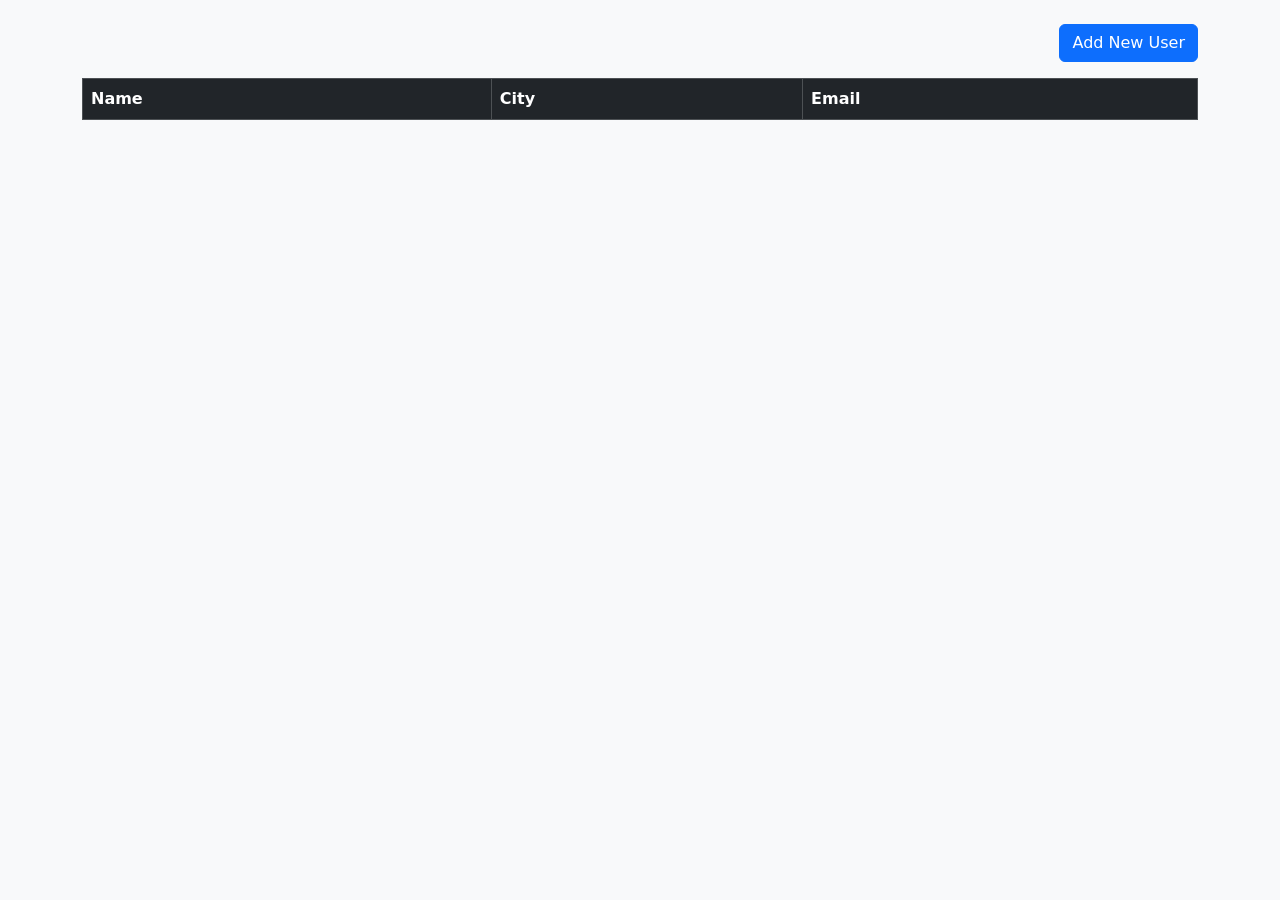
<file: index.html>
<!DOCTYPE html>
<html lang="en">
<head>
  <meta charset="UTF-8">
  <title>Add User Demo</title>
  <meta name="viewport" content="width=device-width, initial-scale=1">

  <!-- Bootstrap CDN -->
  <link href="https://cdn.jsdelivr.net/npm/bootstrap@5.3.0/dist/css/bootstrap.min.css" rel="stylesheet">
</head>
<body class="bg-light p-4">

  <div class="container">
    

    <!-- Add User Button -->
    <div class="text-end mb-3">
      <button class="btn btn-primary" onclick="showForm()">Add New User</button>
    </div>

    <!-- Form (Hidden Initially) -->
    <div id="userForm" class="card p-3 mb-4" style="display:none;">
      <h4>Add User</h4>
      <form id="form">
        <div class="mb-2">
          <label>Name</label>
          <input type="text" id="name" class="form-control" required>
        </div>

        <div class="mb-2">
          <label>City</label>
          <input type="text" id="city" class="form-control" required>
        </div>

        <div class="mb-2">
          <label>Email</label>
          <input type="email" id="email" class="form-control" required>
        </div>

        <button type="submit" class="btn btn-success mt-2">Submit</button>
      </form>
    </div>

    <!-- Table -->
    <table class="table table-bordered">
      <thead class="table-dark">
        <tr>
          <th>Name</th>
          <th>City</th>
          <th>Email</th>
        </tr>
      </thead>
      <tbody id="tableBody">
      </tbody>
    </table>

  </div>

  <!-- JS File -->
  <script src="script.js"></script>
</body>
</html>
</file>
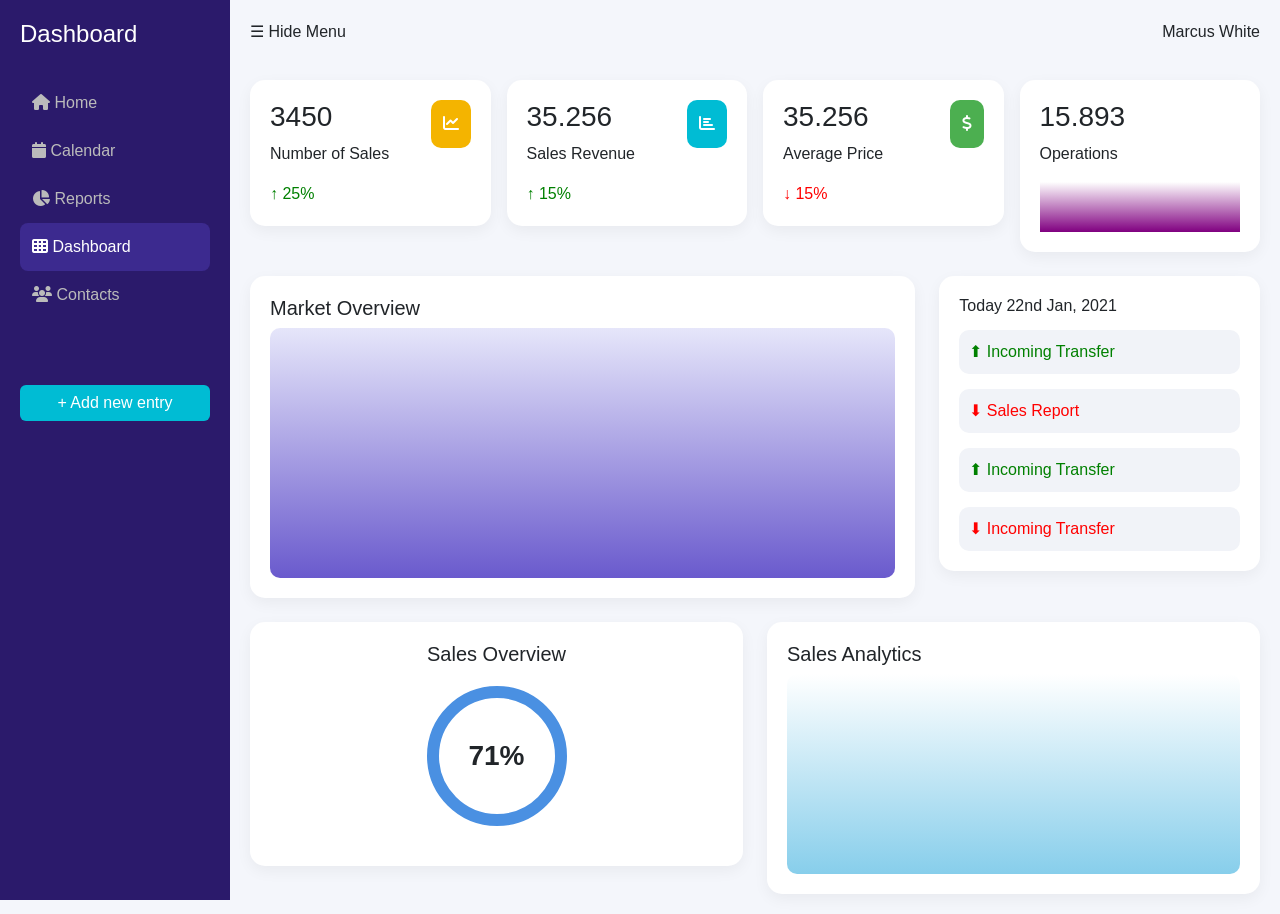
<file: Assignment1/index.html>
<!DOCTYPE html>
<html lang="en">
<head>
<meta charset="UTF-8">
<meta name="viewport" content="width=device-width, initial-scale=1.0">
<title>Dashboard UI</title>

<!-- Bootstrap -->
<link href="https://cdn.jsdelivr.net/npm/bootstrap@5.3.0/dist/css/bootstrap.min.css" rel="stylesheet">

<!-- Icons -->
<link href="https://cdnjs.cloudflare.com/ajax/libs/font-awesome/6.4.0/css/all.min.css" rel="stylesheet">

<link rel="stylesheet" href="style.css">
</head>

<body>

<div class="d-flex">

  <!-- Sidebar -->
  <div class="sidebar">
    <h4 class="logo">Dashboard</h4>

    <ul class="menu">
      <li><i class="fa fa-home"></i> Home</li>
      <li><i class="fa fa-calendar"></i> Calendar</li>
      <li><i class="fa fa-chart-pie"></i> Reports</li>
      <li class="active"><i class="fa fa-th"></i> Dashboard</li>
      <li><i class="fa fa-users"></i> Contacts</li>
    </ul>

    <button class="btn add-btn">+ Add new entry</button>
  </div>

  <!-- Main -->
  <div class="main-content">

    <!-- Top Bar -->
    <div class="topbar">
      <span>☰ Hide Menu</span>
      <div class="profile">Marcus White</div>
    </div>

    <!-- Cards -->
    <div class="row g-3 mt-2">

      <div class="col-md-3">
        <div class="card-box">
          <h3>3450</h3>
          <p>Number of Sales</p>
          <span class="up">↑ 25%</span>
          <div class="icon yellow"><i class="fa fa-chart-line"></i></div>
        </div>
      </div>

      <div class="col-md-3">
        <div class="card-box">
          <h3>35.256</h3>
          <p>Sales Revenue</p>
          <span class="up">↑ 15%</span>
          <div class="icon cyan"><i class="fa fa-chart-bar"></i></div>
        </div>
      </div>

      <div class="col-md-3">
        <div class="card-box">
          <h3>35.256</h3>
          <p>Average Price</p>
          <span class="down">↓ 15%</span>
          <div class="icon green"><i class="fa fa-dollar-sign"></i></div>
        </div>
      </div>

      <div class="col-md-3">
        <div class="card-box">
          <h3>15.893</h3>
          <p>Operations</p>
          <div class="mini-chart"></div>
        </div>
      </div>

    </div>

    <!-- Middle Section -->
    <div class="row mt-4">

      <div class="col-md-8">
        <div class="card-box">
          <h5>Market Overview</h5>
          <div class="big-chart"></div>
        </div>
      </div>

      <div class="col-md-4">
        <div class="card-box">
          <h6>Today 22nd Jan, 2021</h6>

          <div class="activity up">⬆ Incoming Transfer</div>
          <div class="activity down">⬇ Sales Report</div>
          <div class="activity up">⬆ Incoming Transfer</div>
          <div class="activity down">⬇ Incoming Transfer</div>

        </div>
      </div>

    </div>

    <!-- Bottom -->
    <div class="row mt-4">

      <div class="col-md-6">
        <div class="card-box center">
          <h5>Sales Overview</h5>
          <div class="circle">71%</div>
        </div>
      </div>

      <div class="col-md-6">
        <div class="card-box">
          <h5>Sales Analytics</h5>
          <div class="line-chart"></div>
        </div>
      </div>

    </div>

  </div>
</div>

</body>
</html>
</file>
<file: Assignment1/style.css>
body {
  margin: 0;
  font-family: 'Segoe UI', sans-serif;
  background: #f4f6fb;
}

/* Sidebar */
.sidebar {
  width: 230px;
  height: 100vh;
  background: #2b1a6b;
  color: white;
  padding: 20px;
}

.logo {
  margin-bottom: 30px;
}

.menu {
  list-style: none;
  padding: 0;
}

.menu li {
  padding: 12px;
  color: #bbb;
  cursor: pointer;
  border-radius: 8px;
}

.menu li:hover,
.menu .active {
  background: #3c2a8f;
  color: white;
}

.add-btn {
  margin-top: 50px;
  width: 100%;
  background: #00bcd4;
  color: white;
  border: none;
}

/* Main */
.main-content {
  flex: 1;
  padding: 20px;
}

/* Topbar */
.topbar {
  display: flex;
  justify-content: space-between;
  margin-bottom: 20px;
}

/* Cards */
.card-box {
  background: white;
  padding: 20px;
  border-radius: 15px;
  position: relative;
  box-shadow: 0 5px 15px rgba(0,0,0,0.05);
}

.icon {
  position: absolute;
  right: 20px;
  top: 20px;
  padding: 12px;
  border-radius: 10px;
  color: white;
}

.yellow { background: #f4b400; }
.cyan { background: #00bcd4; }
.green { background: #4caf50; }

.up { color: green; }
.down { color: red; }

/* Charts (UI only) */
.mini-chart {
  height: 50px;
  background: linear-gradient(to top, purple, transparent);
  margin-top: 10px;
}

.big-chart {
  height: 250px;
  background: linear-gradient(to top, #6a5acd, #e6e6fa);
  border-radius: 10px;
}

.line-chart {
  height: 200px;
  background: linear-gradient(to top, #87ceeb, transparent);
  border-radius: 10px;
}

/* Activity */
.activity {
  margin-top: 15px;
  padding: 10px;
  background: #f1f3f8;
  border-radius: 10px;
}

/* Circle */
.center {
  text-align: center;
}

.circle {
  margin: 20px auto;
  width: 140px;
  height: 140px;
  border-radius: 50%;
  border: 12px solid #4a90e2;
  display: flex;
  align-items: center;
  justify-content: center;
  font-size: 28px;
  font-weight: bold;
}
</file>
